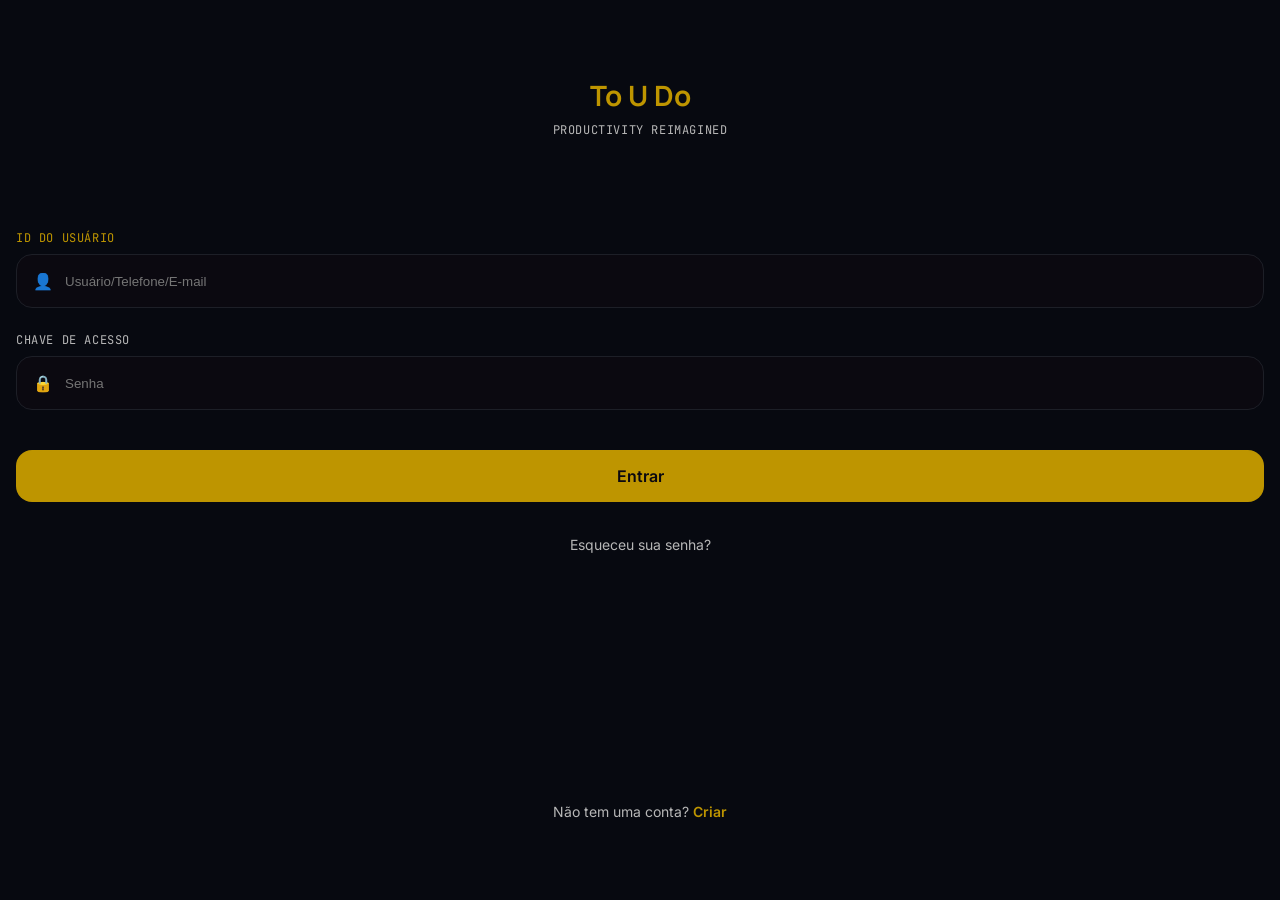
<file: index.html>
<!DOCTYPE html>
<html lang="pt-BR">
<head>
    <meta charset="UTF-8">
    <meta name="viewport" content="width=device-width, initial-scale=1.0, maximum-scale=1.0, user-scalable=no">
    <title>To U Do - Login</title>
    <link rel="stylesheet" href="style.css">
</head>
<body>
    <main class="container">
        <div class="auth-logo">
            <h1 class="display-lg text-gold">To U Do</h1>
            <p class="label-caps mt-2">Productivity Reimagined</p>
        </div>

        <form action="pages/tarefas.html" class="mt-8">
            <div class="input-group">
                <label class="label-caps text-gold">ID do Usuário</label>
                <div class="input-field">
                    <span>👤</span>
                    <input type="text" placeholder="Usuário/Telefone/E-mail" required>
                </div>
            </div>

            <div class="input-group">
                <label class="label-caps">Chave de Acesso</label>
                <div class="input-field">
                    <span>🔒</span>
                    <input type="password" placeholder="Senha" required>
                </div>
            </div>

            <button type="submit" class="btn btn-primary mt-4">Entrar</button>
        </form>

        <div class="text-center mt-8">
            <a href="pages/recuperar.html" class="body-md" style="text-decoration: none;">Esqueceu sua senha?</a>
        </div>
        
        <div class="text-center mt-8" style="margin-top: auto;">
            <p class="body-md">Não tem uma conta? <a href="pages/registro.html" class="text-gold" style="text-decoration: none; font-weight: 600;">Criar</a></p>
        </div>
    </main>
    <script src="script.js"></script>
</body>
</html>
</file>
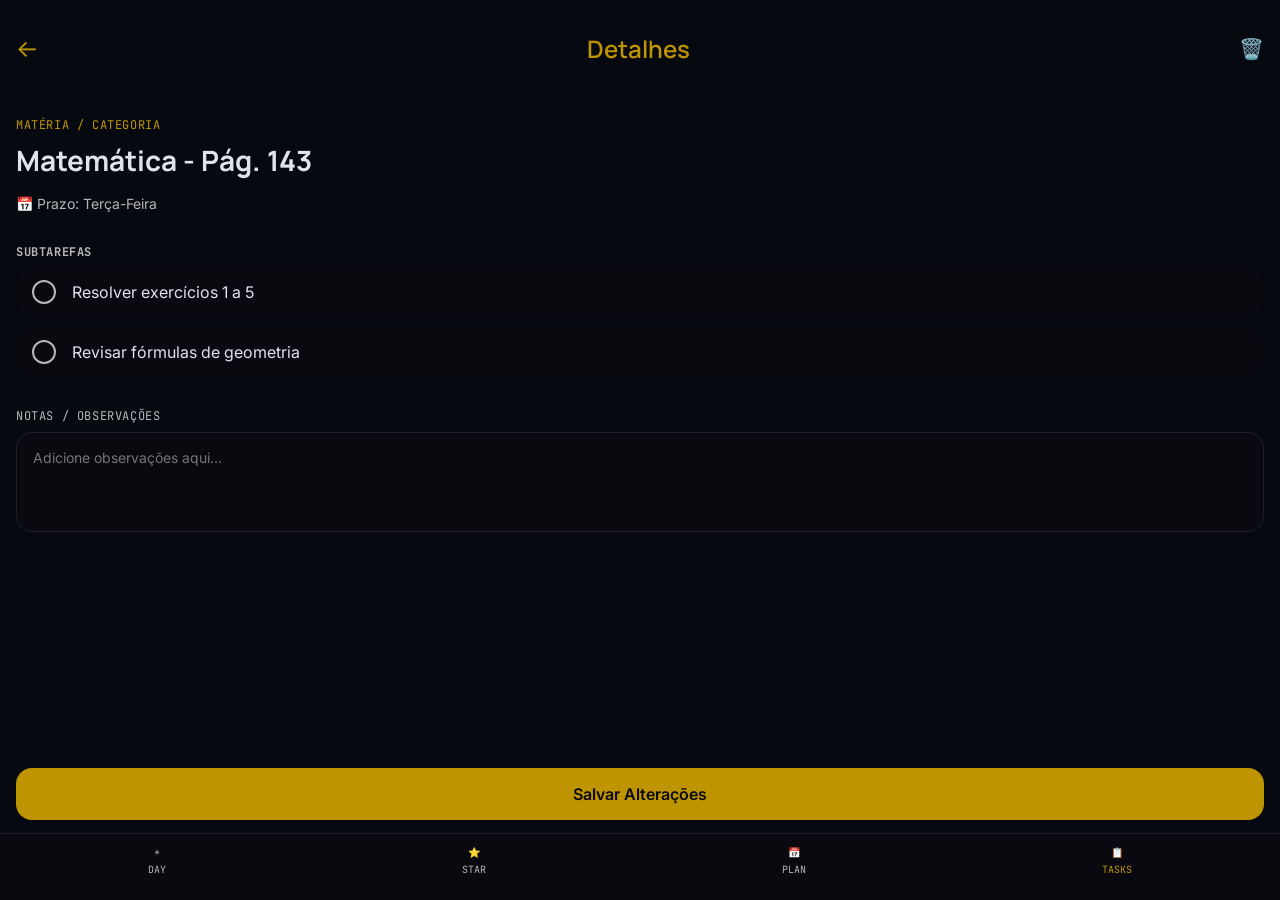
<file: pages/detalhes.html>
<!DOCTYPE html>
<html lang="pt-BR">
<head>
    <meta charset="UTF-8">
    <meta name="viewport" content="width=device-width, initial-scale=1.0">
    <title>To U Do - Detalhes da Tarefa</title>
    <link rel="stylesheet" href="../style.css">
</head>
<body>
    <div class="container">
        <header style="justify-content: space-between; position: relative;">
            <a href="tarefas.html" style="color: var(--tertiary); text-decoration: none; font-size: 24px;">←</a>
            <h1 class="headline-md text-gold">Detalhes</h1>
            <span style="font-size: 20px; color: var(--error); cursor: pointer;" onclick="location.href='tarefas.html'">🗑️</span>
        </header>

        <div class="mt-8">
            <span class="label-caps text-gold">Matéria / Categoria</span>
            <h2 class="display-lg mt-2">Matemática - Pág. 143</h2>
            <p class="body-md mt-4">📅 Prazo: Terça-Feira</p>
        </div>

        <div class="mt-8">
            <h3 class="label-caps mb-2">Subtarefas</h3>
            <ul class="task-list">
                <li class="task-card" style="padding: 12px 16px; border-radius: 16px;">
                    <div class="checkbox"></div>
                    <span class="body-lg">Resolver exercícios 1 a 5</span>
                </li>
                <li class="task-card" style="padding: 12px 16px; border-radius: 16px;">
                    <div class="checkbox"></div>
                    <span class="body-lg">Revisar fórmulas de geometria</span>
                </li>
            </ul>
        </div>

        <div class="input-group mt-8">
            <label class="label-caps">Notas / Observações</label>
            <div class="input-field" style="align-items: flex-start; min-height: 100px;">
                <textarea placeholder="Adicione observações aqui..." style="background: none; border: none; color: var(--text-main); width: 100%; font-family: var(--font-body); font-size: 14px; outline: none; resize: none;"></textarea>
            </div>
        </div>

        <div style="margin-top: auto; padding-top: 32px;">
            <button class="btn btn-primary" onclick="location.href='tarefas.html'">Salvar Alterações</button>
        </div>
    </div>

    <nav class="bottom-nav">
        <a href="#" class="nav-item"><span>☀️</span>Day</a>
        <a href="#" class="nav-item"><span>⭐</span>Star</a>
        <a href="#" class="nav-item"><span>📅</span>Plan</a>
        <a href="tarefas.html" class="nav-item active"><span style="color: var(--tertiary)">📋</span>Tasks</a>
    </nav>
    <script src="../script.js"></script>
</body>
</html>
</file>
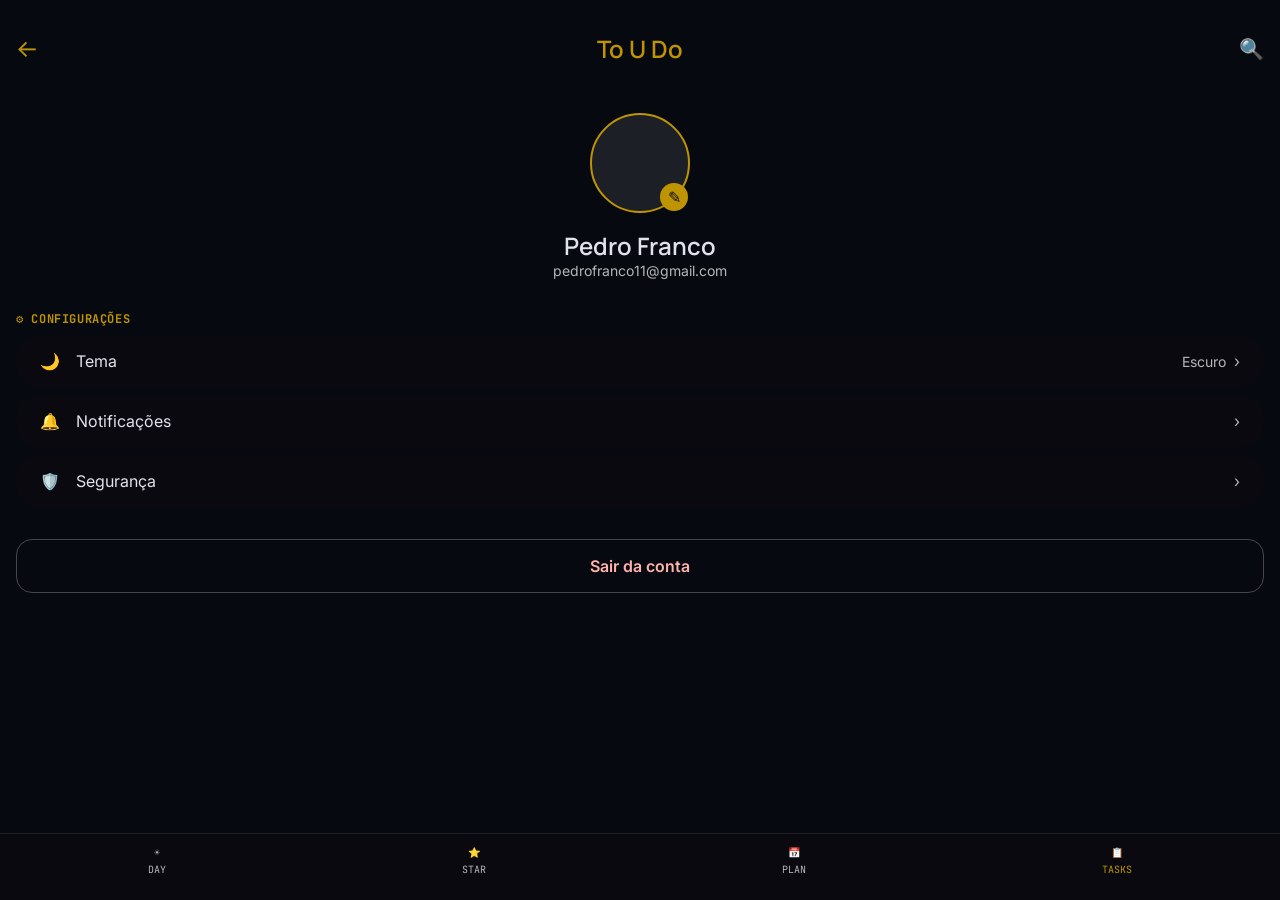
<file: pages/perfil.html>
<!DOCTYPE html>
<html lang="pt-BR">
<head>
    <meta charset="UTF-8">
    <meta name="viewport" content="width=device-width, initial-scale=1.0">
    <title>To U Do - Perfil</title>
    <link rel="stylesheet" href="../style.css">
</head>
<body>
    <div class="container">
        <header style="justify-content: center; position: relative;">
            <a href="tarefas.html" style="position: absolute; left: 0; color: var(--tertiary); text-decoration: none; font-size: 24px;">←</a>
            <h1 class="headline-md text-gold">To U Do</h1>
            <span style="position: absolute; right: 0; color: var(--tertiary); font-size: 20px;">🔍</span>
        </header>

        <div style="text-align: center; margin: 32px 0;">
            <div style="width: 100px; height: 100px; border-radius: 50%; background: var(--surface-variant); margin: 0 auto 16px auto; border: 2px solid var(--tertiary); position: relative;">
                <div style="position: absolute; bottom: 0; right: 0; background: var(--tertiary); border-radius: 50%; width: 28px; height: 28px; display: flex; align-items: center; justify-content: center; color: var(--surface-1);">✎</div>
            </div>
            <h2 class="headline-md">Pedro Franco</h2>
            <p class="body-md">pedrofranco11@gmail.com</p>
        </div>

        <h3 class="label-caps text-gold mb-2">⚙ Configurações</h3>
        
        <div style="display: flex; flex-direction: column; gap: 8px;">
            <div class="task-card" style="padding: 16px 24px; border-radius: 24px; justify-content: space-between;">
                <div style="display: flex; gap: 16px; align-items: center;">
                    <span>🌙</span>
                    <span class="body-lg">Tema</span>
                </div>
                <div style="display: flex; gap: 8px; align-items: center; color: var(--secondary);">
                    <span class="body-md">Escuro</span>
                    <span>›</span>
                </div>
            </div>

            <div class="task-card" style="padding: 16px 24px; border-radius: 24px; justify-content: space-between;">
                <div style="display: flex; gap: 16px; align-items: center;">
                    <span>🔔</span>
                    <span class="body-lg">Notificações</span>
                </div>
                <span style="color: var(--secondary);">›</span>
            </div>
            
            <div class="task-card" style="padding: 16px 24px; border-radius: 24px; justify-content: space-between;">
                <div style="display: flex; gap: 16px; align-items: center;">
                    <span>🛡️</span>
                    <span class="body-lg">Segurança</span>
                </div>
                <span style="color: var(--secondary);">›</span>
            </div>
        </div>

        <a href="../index.html" class="btn btn-ghost mt-8" style="border-color: #48464b; color: #ffb4ab;">Sair da conta</a>
    </div>

    <nav class="bottom-nav">
        <a href="#" class="nav-item"><span>☀️</span>Day</a>
        <a href="#" class="nav-item"><span>⭐</span>Star</a>
        <a href="#" class="nav-item"><span>📅</span>Plan</a>
        <a href="tarefas.html" class="nav-item active"><span style="color: var(--tertiary)">📋</span>Tasks</a>
    </nav>
    <script src="../script.js"></script>
</body>
</html>
</file>
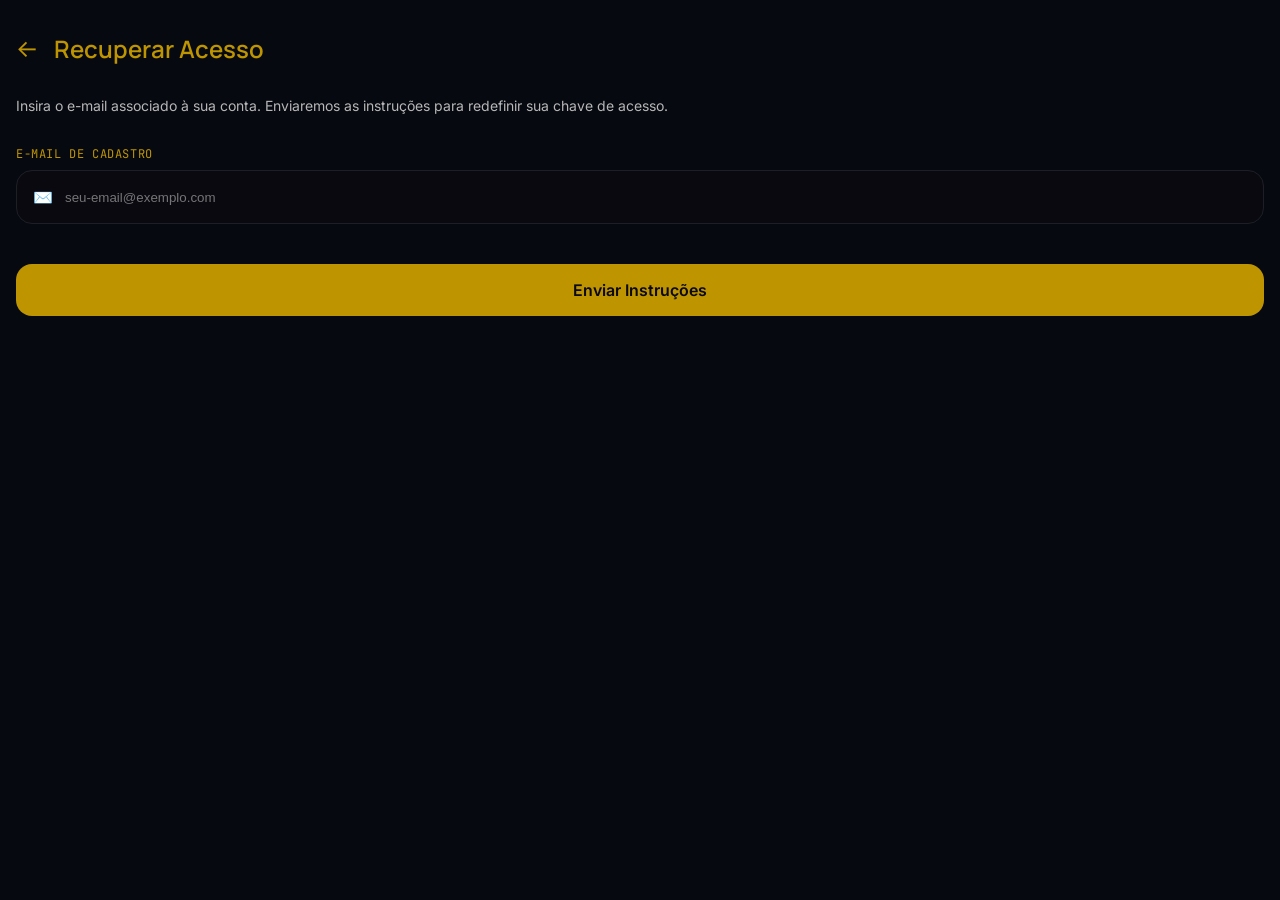
<file: pages/recuperar.html>
<!DOCTYPE html>
<html lang="pt-BR">
<head>
    <meta charset="UTF-8">
    <meta name="viewport" content="width=device-width, initial-scale=1.0">
    <title>To U Do - Recuperação</title>
    <link rel="stylesheet" href="../style.css">
</head>
<body>
    <main class="container">
        <header style="justify-content: flex-start; gap: 16px;">
            <a href="../index.html" style="color: var(--tertiary); text-decoration: none; font-size: 24px;">←</a>
            <h1 class="headline-md text-gold">Recuperar Acesso</h1>
        </header>

        <div class="mt-4">
            <p class="body-md">Insira o e-mail associado à sua conta. Enviaremos as instruções para redefinir sua chave de acesso.</p>
        </div>

        <form action="../index.html" class="mt-8" onsubmit="alert('Instruções enviadas com sucesso!');">
            <div class="input-group">
                <label class="label-caps text-gold">E-mail de Cadastro</label>
                <div class="input-field">
                    <span>✉️</span>
                    <input type="email" placeholder="seu-email@exemplo.com" required>
                </div>
            </div>

            <button type="submit" class="btn btn-primary mt-4">Enviar Instruções</button>
        </form>
    </main>
    <script src="../script.js"></script>
</body>
</html>
</file>
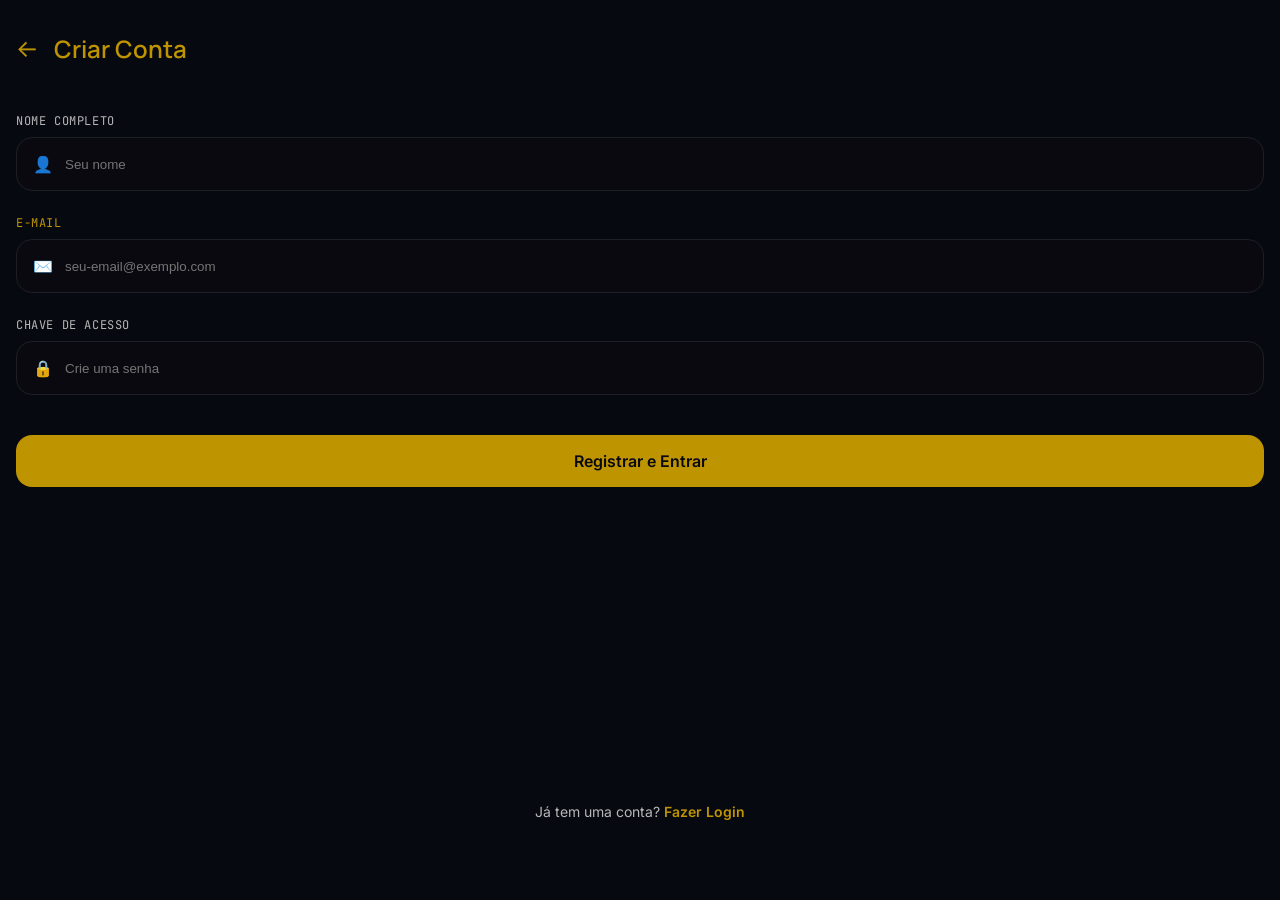
<file: pages/registro.html>
<!DOCTYPE html>
<html lang="pt-BR">
<head>
    <meta charset="UTF-8">
    <meta name="viewport" content="width=device-width, initial-scale=1.0">
    <title>To U Do - Cadastro</title>
    <link rel="stylesheet" href="../style.css">
</head>
<body>
    <main class="container">
        <header style="justify-content: flex-start; gap: 16px;">
            <a href="../index.html" style="color: var(--tertiary); text-decoration: none; font-size: 24px;">←</a>
            <h1 class="headline-md text-gold">Criar Conta</h1>
        </header>

        <form action="tarefas.html" class="mt-8">
            <div class="input-group">
                <label class="label-caps">Nome Completo</label>
                <div class="input-field">
                    <span>👤</span>
                    <input type="text" placeholder="Seu nome" required>
                </div>
            </div>

            <div class="input-group">
                <label class="label-caps text-gold">E-mail</label>
                <div class="input-field">
                    <span>✉️</span>
                    <input type="email" placeholder="seu-email@exemplo.com" required>
                </div>
            </div>

            <div class="input-group">
                <label class="label-caps">Chave de Acesso</label>
                <div class="input-field">
                    <span>🔒</span>
                    <input type="password" placeholder="Crie uma senha" required>
                </div>
            </div>

            <button type="submit" class="btn btn-primary mt-4">Registrar e Entrar</button>
        </form>

        <div class="text-center mt-8" style="margin-top: auto;">
            <p class="body-md">Já tem uma conta? <a href="../index.html" class="text-gold" style="text-decoration: none; font-weight: 600;">Fazer Login</a></p>
        </div>
    </main>
    <script src="../script.js"></script>
</body>
</html>
</file>
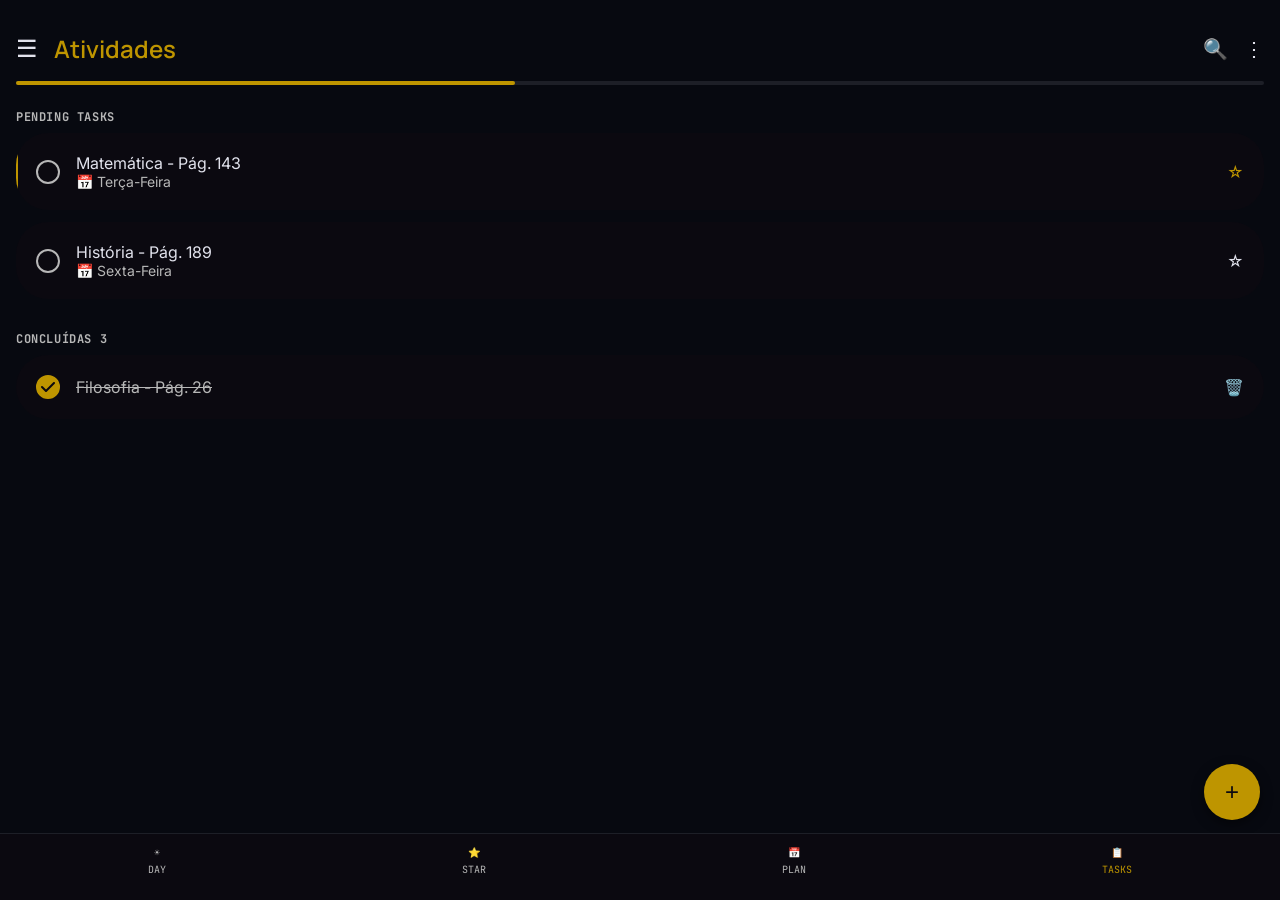
<file: pages/tarefas.html>
<!DOCTYPE html>
<html lang="pt-BR">
<head>
    <meta charset="UTF-8">
    <meta name="viewport" content="width=device-width, initial-scale=1.0">
    <title>To U Do - Atividades</title>
    <link rel="stylesheet" href="../style.css">
</head>
<body>
    <div class="container">
        <header>
            <div style="display: flex; align-items: center; gap: 16px;">
                <span style="font-size: 24px; cursor: pointer;" onclick="location.href='perfil.html'">☰</span>
                <h1 class="headline-md text-gold">Atividades</h1>
            </div>
            <div style="display: flex; gap: 16px; font-size: 20px;">
                <span>🔍</span>
                <span>⋮</span>
            </div>
        </header>

        <div style="height: 4px; background: var(--surface-variant); border-radius: 2px; margin-bottom: 24px;">
            <div style="height: 100%; width: 40%; background: var(--tertiary); border-radius: 2px;"></div>
        </div>

        <h2 class="label-caps mb-2" style="color: var(--secondary)">Pending Tasks</h2>
        
        <ul class="task-list">
            <li>
                <a href="detalhes.html" class="task-card urgent">
                    <div class="checkbox"></div>
                    <div class="task-content">
                        <h3 class="body-lg">Matemática - Pág. 143</h3>
                        <p class="body-md">📅 Terça-Feira</p>
                    </div>
                    <span class="text-gold">☆</span>
                </a>
            </li>
            
            <li>
                <a href="detalhes.html" class="task-card">
                    <div class="checkbox"></div>
                    <div class="task-content">
                        <h3 class="body-lg">História - Pág. 189</h3>
                        <p class="body-md">📅 Sexta-Feira</p>
                    </div>
                    <span>☆</span>
                </a>
            </li>
        </ul>

        <h2 class="label-caps mt-8 mb-2">Concluídas 3</h2>
        <ul class="task-list">
            <li>
                <div class="task-card completed">
                    <div class="checkbox">
                        <svg width="14" height="10" viewBox="0 0 14 10" fill="none"><path d="M1 5L5 9L13 1" stroke="#0B0910" stroke-width="2" stroke-linecap="round" stroke-linejoin="round"/></svg>
                    </div>
                    <div class="task-content">
                        <h3 class="body-lg">Filosofia - Pág. 26</h3>
                    </div>
                    <span style="color: var(--secondary); cursor: pointer;">🗑️</span>
                </div>
            </li>
        </ul>
    </div>

    <button class="fab" id="fab-add-task">+</button>

    <nav class="bottom-nav">
        <a href="#" class="nav-item"><span>☀️</span>Day</a>
        <a href="#" class="nav-item"><span>⭐</span>Star</a>
        <a href="#" class="nav-item"><span>📅</span>Plan</a>
        <a href="tarefas.html" class="nav-item active"><span style="color: var(--tertiary)">📋</span>Tasks</a>
    </nav>

    <div class="modal-overlay" id="modal-add-task">
        <div class="modal-content">
            <h2 class="headline-md mb-2">Adicionar tarefa</h2>
            
            <div class="input-group mt-4">
                <label class="label-caps text-gold">Nome da tarefa:</label>
                <div class="input-field">
                    <input type="text" placeholder="Digite o nome da tarefa">
                </div>
            </div>

            <div class="flex-row mt-8">
                <button class="btn btn-primary" onclick="location.reload();">Criar Tarefa</button>
                <button class="btn btn-ghost" id="btn-cancel-task">Cancelar</button>
            </div>
        </div>
    </div>

    <script src="../script.js"></script>
</body>
</html>
</file>
<file: style.css>
@import url('https://fonts.googleapis.com/css2?family=Inter:wght@400;500;600&family=JetBrains+Mono:wght@500&family=Manrope:wght@600;700&display=swap');

:root {
  /* Colors from DESIGN.md */
  --bg-base: #070910;
  --surface-1: #0B0910;
  --surface-variant: #1d1f27;
  --secondary: #B7B7B7;
  --tertiary: #BE9500; /* Pulse Gold */
  --text-main: #e1e2ec;
  --error: #93000a;
  
  /* Typography */
  --font-heading: 'Manrope', sans-serif;
  --font-body: 'Inter', sans-serif;
  --font-mono: 'JetBrains Mono', monospace;

  /* Radii */
  --radius-btn: 16px;
  --radius-card: 32px;
  --radius-pill: 9999px;
  
  /* Spacing */
  --space-sm: 8px;
  --space-md: 16px;
  --space-lg: 24px;
}

* {
  margin: 0;
  padding: 0;
  box-sizing: border-box;
}

body {
  background-color: var(--bg-base);
  color: var(--text-main);
  font-family: var(--font-body);
  -webkit-font-smoothing: antialiased;
  min-height: 100vh;
  display: flex;
  flex-direction: column;
}

.display-lg { font-family: var(--font-heading); font-size: 28px; font-weight: 700; }
.headline-md { font-family: var(--font-heading); font-size: 24px; font-weight: 600; }
.body-lg { font-size: 16px; font-weight: 400; }
.body-md { font-size: 14px; color: var(--secondary); }
.label-caps { font-family: var(--font-mono); font-size: 12px; text-transform: uppercase; letter-spacing: 0.05em; color: var(--secondary); }
.text-gold { color: var(--tertiary); }

.container {
  padding: var(--space-md);
  flex: 1;
  display: flex;
  flex-direction: column;
  padding-bottom: 80px;
}

header {
  display: flex;
  justify-content: space-between;
  align-items: center;
  padding: var(--space-md) 0;
}

.input-group {
  display: flex;
  flex-direction: column;
  gap: var(--space-sm);
  margin-bottom: var(--space-lg);
}

.input-field {
  background-color: var(--surface-1);
  border: 1px solid var(--surface-variant);
  border-radius: var(--radius-btn);
  padding: 16px;
  color: var(--text-main);
  font-family: var(--font-body);
  font-size: 16px;
  outline: none;
  transition: border-color 0.2s;
  display: flex;
  align-items: center;
  gap: 12px;
}

.input-field:focus-within {
  border-color: var(--tertiary);
}

.input-field input {
  background: none;
  border: none;
  color: var(--text-main);
  width: 100%;
  outline: none;
}

.btn {
  display: inline-flex;
  justify-content: center;
  align-items: center;
  padding: 16px;
  border-radius: var(--radius-btn);
  font-family: var(--font-body);
  font-weight: 600;
  font-size: 16px;
  cursor: pointer;
  border: none;
  width: 100%;
  transition: opacity 0.2s;
  text-decoration: none;
}

.btn:active { opacity: 0.8; }

.btn-primary {
  background-color: var(--tertiary);
  color: var(--surface-1);
}

.btn-ghost {
  background-color: transparent;
  border: 1px solid var(--secondary);
  color: var(--secondary);
}

.task-list {
  display: flex;
  flex-direction: column;
  gap: 12px;
  list-style: none;
}

.task-card {
  background-color: var(--surface-1);
  border-radius: var(--radius-card);
  padding: 20px;
  display: flex;
  align-items: center;
  gap: 16px;
  position: relative;
  overflow: hidden;
  text-decoration: none;
  color: inherit;
}

.task-card.urgent::before {
  content: '';
  position: absolute;
  left: 0;
  top: 0;
  bottom: 0;
  width: 2px;
  background-color: var(--tertiary);
}

.checkbox {
  width: 24px;
  height: 24px;
  border: 2px solid var(--secondary);
  border-radius: 50%;
  display: flex;
  align-items: center;
  justify-content: center;
}

.task-card.completed .checkbox {
  background-color: var(--tertiary);
  border-color: var(--tertiary);
}

.task-card.completed .body-lg {
  text-decoration: line-through;
  color: var(--secondary);
}

.task-content { flex: 1; }

.fab {
  position: fixed;
  bottom: 80px;
  right: 20px;
  width: 56px;
  height: 56px;
  background-color: var(--tertiary);
  color: var(--surface-1);
  border-radius: 50%;
  display: flex;
  align-items: center;
  justify-content: center;
  font-size: 24px;
  border: none;
  box-shadow: 0 4px 12px rgba(0,0,0,0.5);
  cursor: pointer;
  z-index: 10;
}

.bottom-nav {
  position: fixed;
  bottom: 0;
  left: 0;
  right: 0;
  background-color: var(--surface-1);
  display: flex;
  justify-content: space-around;
  padding: 12px 0 24px 0;
  border-top: 1px solid var(--surface-variant);
  z-index: 10;
}

.nav-item {
  display: flex;
  flex-direction: column;
  align-items: center;
  gap: 4px;
  color: var(--secondary);
  text-decoration: none;
  font-size: 10px;
  font-family: var(--font-mono);
  text-transform: uppercase;
}

.nav-item.active {
  color: var(--tertiary);
}

.modal-overlay {
  position: fixed;
  inset: 0;
  background-color: rgba(7, 9, 16, 0.8);
  display: flex;
  align-items: flex-end;
  z-index: 100;
  opacity: 0;
  pointer-events: none;
  transition: opacity 0.3s;
}

.modal-overlay.active {
  opacity: 1;
  pointer-events: all;
}

.modal-content {
  background-color: var(--surface-1);
  width: 100%;
  border-radius: 32px 32px 0 0;
  padding: 32px 24px;
  transform: translateY(100%);
  transition: transform 0.3s;
}

.modal-overlay.active .modal-content {
  transform: translateY(0);
}

.text-center { text-align: center; }
.mt-2 { margin-top: 8px; }
.mt-4 { margin-top: 16px; }
.mt-8 { margin-top: 32px; }
.mb-2 { margin-bottom: 8px; }
.flex-row { display: flex; gap: 16px; }
.auth-logo { margin: 60px auto; text-align: center; }
</file>
